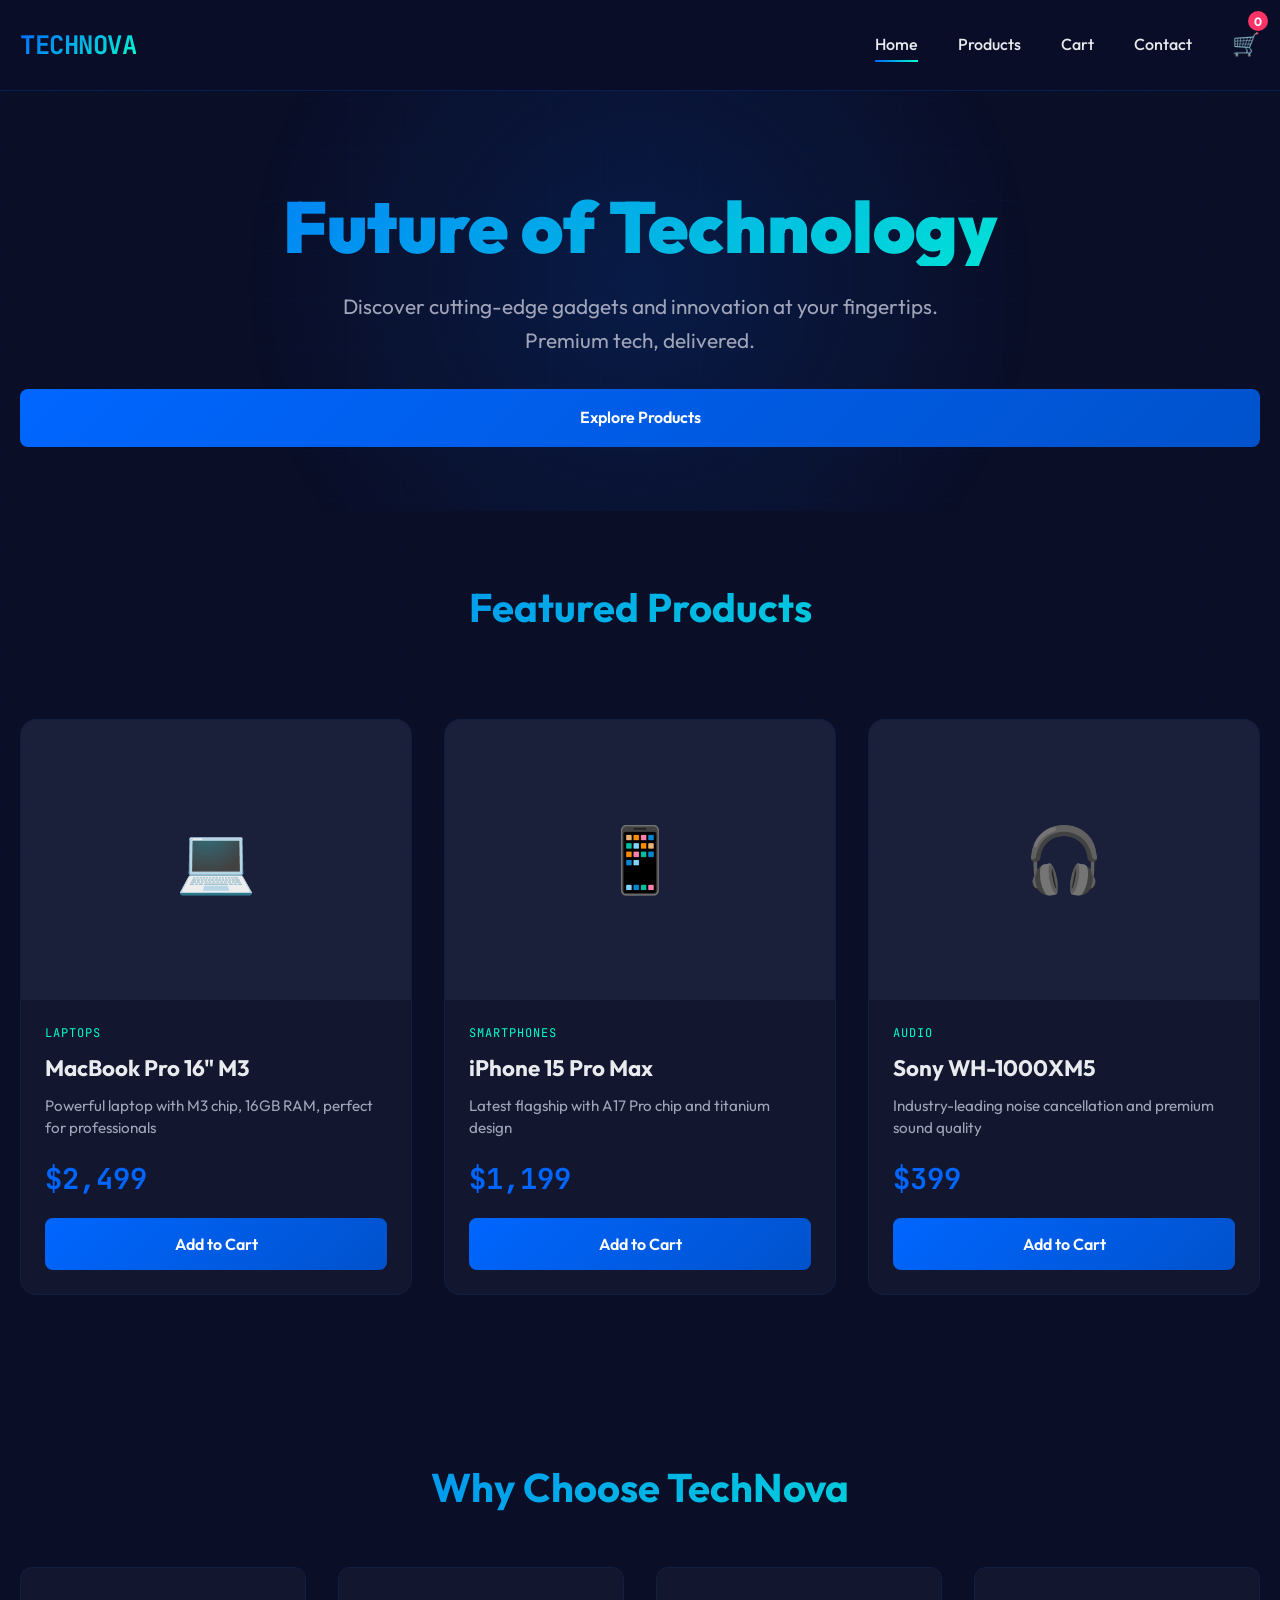
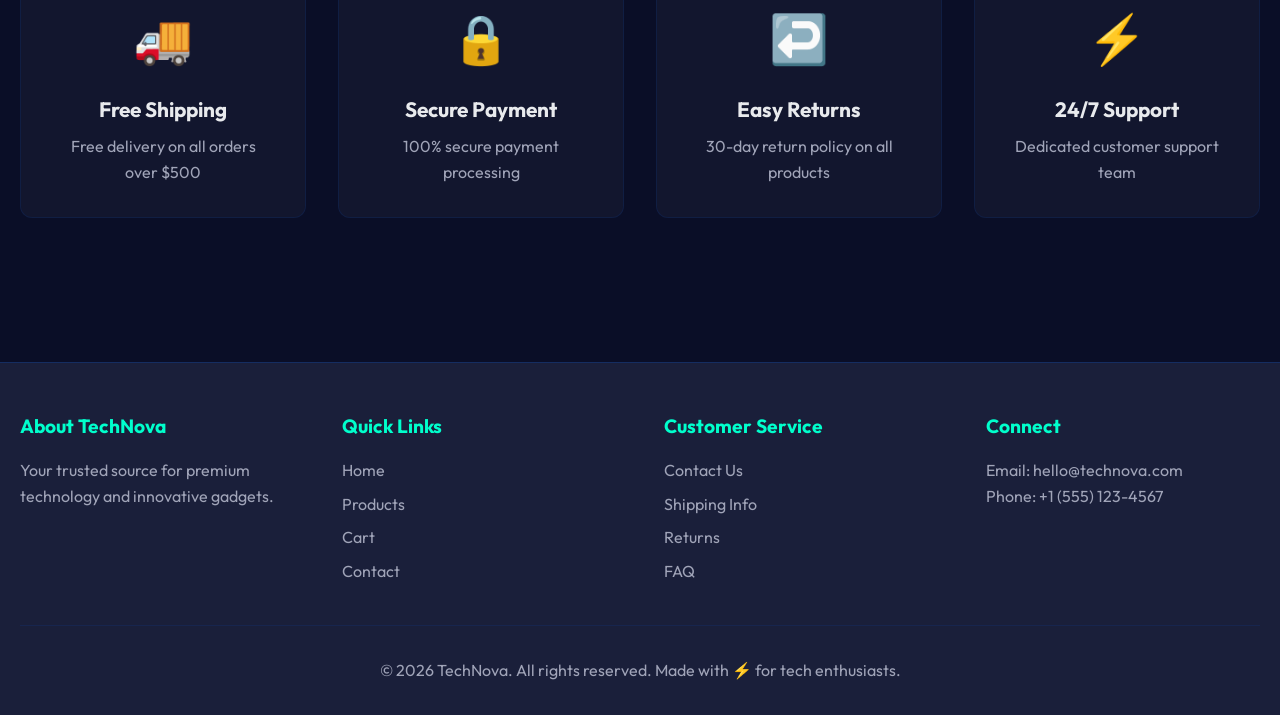
<file: index.html>
<!DOCTYPE html>
<html lang="en">
<head>
    <!-- Google tag (gtag.js) -->
<script async src="https://www.googletagmanager.com/gtag/js?id=AW-17908912388"></script>
<script>
  window.dataLayer = window.dataLayer || [];
  function gtag(){dataLayer.push(arguments);}
  gtag('js', new Date());

  gtag('config', 'AW-17908912388');
</script>
    <!-- Google Tag Manager -->
<script>(function(w,d,s,l,i){w[l]=w[l]||[];w[l].push({'gtm.start':
new Date().getTime(),event:'gtm.js'});var f=d.getElementsByTagName(s)[0],
j=d.createElement(s),dl=l!='dataLayer'?'&l='+l:'';j.async=true;j.src=
'https://www.googletagmanager.com/gtm.js?id='+i+dl;f.parentNode.insertBefore(j,f);
})(window,document,'script','dataLayer','GTM-W6J4ZGCX');</script>
<!-- End Google Tag Manager -->
    <!-- Google tag (gtag.js) -->
<script async src="https://www.googletagmanager.com/gtag/js?id=G-CGX05793YT"></script>
<script>
  window.dataLayer = window.dataLayer || [];
  function gtag(){dataLayer.push(arguments);}
  gtag('js', new Date());

  gtag('config', 'G-CGX05793YT');
</script>
    <meta charset="UTF-8">
    <meta name="viewport" content="width=device-width, initial-scale=1.0">
    <title>TechNova - Premium Tech Store</title>
    <link href="https://fonts.googleapis.com/css2?family=Outfit:wght@300;400;600;700;900&family=JetBrains+Mono:wght@400;700&display=swap" rel="stylesheet">
    <link rel="stylesheet" href="styles.css">
</head>
<body>
    <!-- Google Tag Manager (noscript) -->
<noscript><iframe src="https://www.googletagmanager.com/ns.html?id=GTM-W6J4ZGCX"
height="0" width="0" style="display:none;visibility:hidden"></iframe></noscript>
<!-- End Google Tag Manager (noscript) -->
    <!-- Navigation -->
    <nav>
        <div class="container">
            <div class="logo">TECHNOVA</div>
            <ul class="nav-links">
                <li><a href="index.html" class="active">Home</a></li>
                <li><a href="products.html">Products</a></li>
                <li><a href="cart.html">Cart</a></li>
                <li><a href="contact.html">Contact</a></li>
                <li>
                    <a href="cart.html" class="cart-icon">
                        🛒
                        <span class="cart-count" id="cartCount">0</span>
                    </a>
                </li>
            </ul>
        </div>
    </nav>

    <!-- Hero Section -->
    <section class="hero">
        <div class="container">
            <h1>Future of Technology</h1>
            <p>Discover cutting-edge gadgets and innovation at your fingertips. Premium tech, delivered.</p>
            <a href="products.html" class="btn btn-primary" style="display: inline-block; text-decoration: none;">Explore Products</a>
        </div>
    </section>

    <!-- Featured Products -->
    <section class="featured-section">
        <div class="container">
            <h2 class="section-title">Featured Products</h2>
            <div class="products-grid" id="featuredProducts">
                <!-- Featured products will be loaded here -->
            </div>
        </div>
    </section>

    <!-- Why Choose Us Section -->
    <section class="features-section">
        <div class="container">
            <h2 class="section-title">Why Choose TechNova</h2>
            <div class="features-grid">
                <div class="feature-card">
                    <div class="feature-icon">🚚</div>
                    <h3>Free Shipping</h3>
                    <p>Free delivery on all orders over $500</p>
                </div>
                <div class="feature-card">
                    <div class="feature-icon">🔒</div>
                    <h3>Secure Payment</h3>
                    <p>100% secure payment processing</p>
                </div>
                <div class="feature-card">
                    <div class="feature-icon">↩️</div>
                    <h3>Easy Returns</h3>
                    <p>30-day return policy on all products</p>
                </div>
                <div class="feature-card">
                    <div class="feature-icon">⚡</div>
                    <h3>24/7 Support</h3>
                    <p>Dedicated customer support team</p>
                </div>
            </div>
        </div>
    </section>

    <!-- Footer -->
    <footer>
        <div class="container">
            <div class="footer-content">
                <div class="footer-section">
                    <h4>About TechNova</h4>
                    <p style="color: var(--text-dim);">Your trusted source for premium technology and innovative gadgets.</p>
                </div>
                <div class="footer-section">
                    <h4>Quick Links</h4>
                    <ul>
                        <li><a href="index.html">Home</a></li>
                        <li><a href="products.html">Products</a></li>
                        <li><a href="cart.html">Cart</a></li>
                        <li><a href="contact.html">Contact</a></li>
                    </ul>
                </div>
                <div class="footer-section">
                    <h4>Customer Service</h4>
                    <ul>
                        <li><a href="contact.html">Contact Us</a></li>
                        <li><a href="#">Shipping Info</a></li>
                        <li><a href="#">Returns</a></li>
                        <li><a href="#">FAQ</a></li>
                    </ul>
                </div>
                <div class="footer-section">
                    <h4>Connect</h4>
                    <p style="color: var(--text-dim);">Email: hello@technova.com<br>Phone: +1 (555) 123-4567</p>
                </div>
            </div>
            <div class="footer-bottom">
                <p>&copy; 2026 TechNova. All rights reserved. Made with ⚡ for tech enthusiasts.</p>
            </div>
        </div>
    </footer>

    <script src="products.js"></script>
    <script src="cart.js"></script>
    <script>
        // Load featured products on home page
        document.addEventListener('DOMContentLoaded', function() {
            const featuredGrid = document.getElementById('featuredProducts');
            if (featuredGrid && typeof products !== 'undefined') {
                // Show first 3 products as featured
                const featured = products.slice(0, 3);
                featuredGrid.innerHTML = featured.map(product => `
                    <div class="product-card">
                        <div class="product-image">${product.icon}</div>
                        <div class="product-info">
                            <div class="product-category">${product.category}</div>
                            <h3 class="product-title">${product.name}</h3>
                            <p class="product-description">${product.description}</p>
                            <div class="product-price">$${product.price.toLocaleString()}</div>
                            <button class="btn btn-primary" onclick="addToCart(${product.id})">Add to Cart</button>
                        </div>
                    </div>
                `).join('');
            }
        });
    </script>
</body>
</html>
</file>
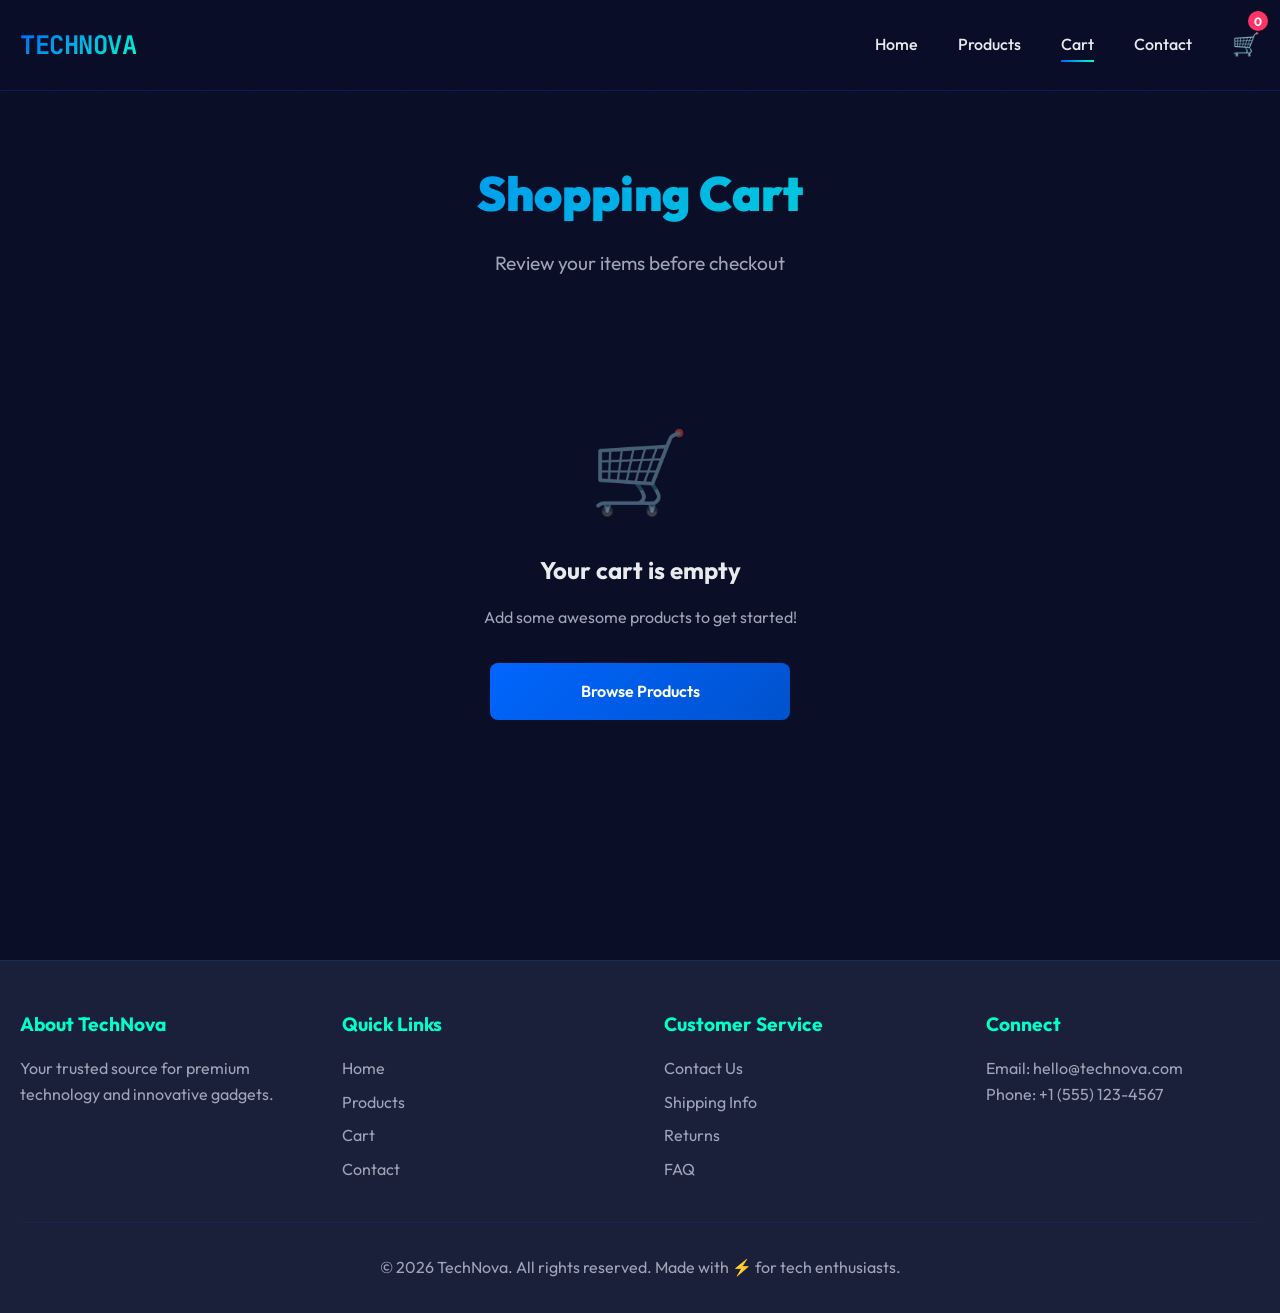
<file: cart.html>
<!DOCTYPE html>
<html lang="en">
<head>
    <!-- Google tag (gtag.js) -->
<script async src="https://www.googletagmanager.com/gtag/js?id=AW-17908912388"></script>
<script>
  window.dataLayer = window.dataLayer || [];
  function gtag(){dataLayer.push(arguments);}
  gtag('js', new Date());

  gtag('config', 'AW-17908912388');
</script>
    <!-- Google Tag Manager -->
<script>(function(w,d,s,l,i){w[l]=w[l]||[];w[l].push({'gtm.start':
new Date().getTime(),event:'gtm.js'});var f=d.getElementsByTagName(s)[0],
j=d.createElement(s),dl=l!='dataLayer'?'&l='+l:'';j.async=true;j.src=
'https://www.googletagmanager.com/gtm.js?id='+i+dl;f.parentNode.insertBefore(j,f);
})(window,document,'script','dataLayer','GTM-W6J4ZGCX');</script>
<!-- End Google Tag Manager -->
    <!-- Google tag (gtag.js) -->
<script async src="https://www.googletagmanager.com/gtag/js?id=G-CGX05793YT"></script>
<script>
  window.dataLayer = window.dataLayer || [];
  function gtag(){dataLayer.push(arguments);}
  gtag('js', new Date());

  gtag('config', 'G-CGX05793YT');
</script>
    <meta charset="UTF-8">
    <meta name="viewport" content="width=device-width, initial-scale=1.0">
    <title>Shopping Cart - TechNova</title>
    <link href="https://fonts.googleapis.com/css2?family=Outfit:wght@300;400;600;700;900&family=JetBrains+Mono:wght@400;700&display=swap" rel="stylesheet">
    <link rel="stylesheet" href="styles.css">
</head>
<body>
    <!-- Google Tag Manager (noscript) -->
<noscript><iframe src="https://www.googletagmanager.com/ns.html?id=GTM-W6J4ZGCX"
height="0" width="0" style="display:none;visibility:hidden"></iframe></noscript>
<!-- End Google Tag Manager (noscript) -->
    <!-- Navigation -->
    <nav>
        <div class="container">
            <div class="logo">TECHNOVA</div>
            <ul class="nav-links">
                <li><a href="index.html">Home</a></li>
                <li><a href="products.html">Products</a></li>
                <li><a href="cart.html" class="active">Cart</a></li>
                <li><a href="contact.html">Contact</a></li>
                <li>
                    <a href="cart.html" class="cart-icon">
                        🛒
                        <span class="cart-count" id="cartCount">0</span>
                    </a>
                </li>
            </ul>
        </div>
    </nav>

    <!-- Page Header -->
    <section class="page-header">
        <div class="container">
            <h1>Shopping Cart</h1>
            <p>Review your items before checkout</p>
        </div>
    </section>

    <!-- Cart Content -->
    <section class="cart-section">
        <div class="container">
            <div id="cartContent">
                <!-- Cart items will be loaded by JavaScript -->
            </div>
        </div>
    </section>

    <!-- Checkout Modal -->
    <div id="checkoutModal" class="modal">
        <div class="modal-content">
            <span class="close-modal">&times;</span>
            <h2 style="text-align: center; margin-bottom: 2rem;">Checkout</h2>
            
            <form id="checkoutForm">
                <div class="form-section">
                    <h3>// CONTACT INFORMATION</h3>
                    <div class="form-group">
                        <label for="email">Email Address *</label>
                        <input type="email" id="email" required>
                    </div>
                    <div class="form-row">
                        <div class="form-group">
                            <label for="firstName">First Name *</label>
                            <input type="text" id="firstName" required>
                        </div>
                        <div class="form-group">
                            <label for="lastName">Last Name *</label>
                            <input type="text" id="lastName" required>
                        </div>
                    </div>
                    <div class="form-group">
                        <label for="phone">Phone Number *</label>
                        <input type="tel" id="phone" required>
                    </div>
                </div>

                <div class="form-section">
                    <h3>// SHIPPING ADDRESS</h3>
                    <div class="form-group">
                        <label for="address">Street Address *</label>
                        <input type="text" id="address" required>
                    </div>
                    <div class="form-row">
                        <div class="form-group">
                            <label for="city">City *</label>
                            <input type="text" id="city" required>
                        </div>
                        <div class="form-group">
                            <label for="state">State/Province *</label>
                            <input type="text" id="state" required>
                        </div>
                    </div>
                    <div class="form-row">
                        <div class="form-group">
                            <label for="zip">ZIP/Postal Code *</label>
                            <input type="text" id="zip" required>
                        </div>
                        <div class="form-group">
                            <label for="country">Country *</label>
                            <select id="country" required>
                                <option value="">Select Country</option>
                                <option value="US">United States</option>
                                <option value="CA">Canada</option>
                                <option value="UK">United Kingdom</option>
                                <option value="AU">Australia</option>
                                <option value="IN">India</option>
                                <option value="OTHER">Other</option>
                            </select>
                        </div>
                    </div>
                </div>

                <div class="form-section">
                    <h3>// PAYMENT METHOD</h3>
                    <div class="form-group">
                        <label for="cardName">Cardholder Name *</label>
                        <input type="text" id="cardName" required>
                    </div>
                    <div class="form-group">
                        <label for="cardNumber">Card Number *</label>
                        <input type="text" id="cardNumber" placeholder="1234 5678 9012 3456" required>
                    </div>
                    <div class="form-row">
                        <div class="form-group">
                            <label for="expiry">Expiry Date *</label>
                            <input type="text" id="expiry" placeholder="MM/YY" required>
                        </div>
                        <div class="form-group">
                            <label for="cvv">CVV *</label>
                            <input type="text" id="cvv" placeholder="123" maxlength="3" required>
                        </div>
                    </div>
                </div>

                <div class="form-section">
                    <h3>// ORDER NOTES (Optional)</h3>
                    <div class="form-group">
                        <label for="notes">Additional Instructions</label>
                        <textarea id="notes" rows="4" placeholder="Any special delivery instructions..."></textarea>
                    </div>
                </div>

                <button type="submit" class="btn btn-primary">Complete Purchase</button>
            </form>
        </div>
    </div>

    <!-- Success Modal -->
    <div id="successModal" class="modal">
        <div class="modal-content">
            <div class="success-message">
                <div class="success-icon">✅</div>
                <h2>Order Confirmed!</h2>
                <p>Thank you for your purchase. Your order has been successfully placed.</p>
                <p style="font-family: 'JetBrains Mono', monospace; color: var(--primary); font-size: 1.2rem; margin: 1rem 0;">Order ID: #TN-<span id="orderId"></span></p>
                <button class="btn btn-primary" onclick="closeSuccessModal()">Continue Shopping</button>
            </div>
        </div>
    </div>

    <!-- Footer -->
    <footer>
        <div class="container">
            <div class="footer-content">
                <div class="footer-section">
                    <h4>About TechNova</h4>
                    <p style="color: var(--text-dim);">Your trusted source for premium technology and innovative gadgets.</p>
                </div>
                <div class="footer-section">
                    <h4>Quick Links</h4>
                    <ul>
                        <li><a href="index.html">Home</a></li>
                        <li><a href="products.html">Products</a></li>
                        <li><a href="cart.html">Cart</a></li>
                        <li><a href="contact.html">Contact</a></li>
                    </ul>
                </div>
                <div class="footer-section">
                    <h4>Customer Service</h4>
                    <ul>
                        <li><a href="contact.html">Contact Us</a></li>
                        <li><a href="#">Shipping Info</a></li>
                        <li><a href="#">Returns</a></li>
                        <li><a href="#">FAQ</a></li>
                    </ul>
                </div>
                <div class="footer-section">
                    <h4>Connect</h4>
                    <p style="color: var(--text-dim);">Email: hello@technova.com<br>Phone: +1 (555) 123-4567</p>
                </div>
            </div>
            <div class="footer-bottom">
                <p>&copy; 2026 TechNova. All rights reserved. Made with ⚡ for tech enthusiasts.</p>
            </div>
        </div>
    </footer>

    <script src="cart.js"></script>
    <script>
        // Render cart on page load
        renderCart();

        // Modal functionality
        const checkoutModal = document.getElementById('checkoutModal');
        const successModal = document.getElementById('successModal');
        const closeBtn = document.querySelector('.close-modal');

        window.openCheckoutModal = function() {
            checkoutModal.style.display = 'block';
            document.body.style.overflow = 'hidden';
        }

        closeBtn.onclick = function() {
            checkoutModal.style.display = 'none';
            document.body.style.overflow = 'auto';
        }

        window.onclick = function(event) {
            if (event.target == checkoutModal) {
                checkoutModal.style.display = 'none';
                document.body.style.overflow = 'auto';
            }
        }

        // Handle checkout form
        document.getElementById('checkoutForm').addEventListener('submit', function(e) {
            e.preventDefault();
            
            // Generate order ID
            const orderId = Math.floor(100000 + Math.random() * 900000);
            document.getElementById('orderId').textContent = orderId;
            
            // Close checkout modal
            checkoutModal.style.display = 'none';
            
            // Show success modal
            successModal.style.display = 'block';
            
            // Clear cart
            localStorage.removeItem('cart');
        });

        window.closeSuccessModal = function() {
            successModal.style.display = 'none';
            document.body.style.overflow = 'auto';
            window.location.href = 'index.html';
        }
    </script>
</body>
</html>
</file>
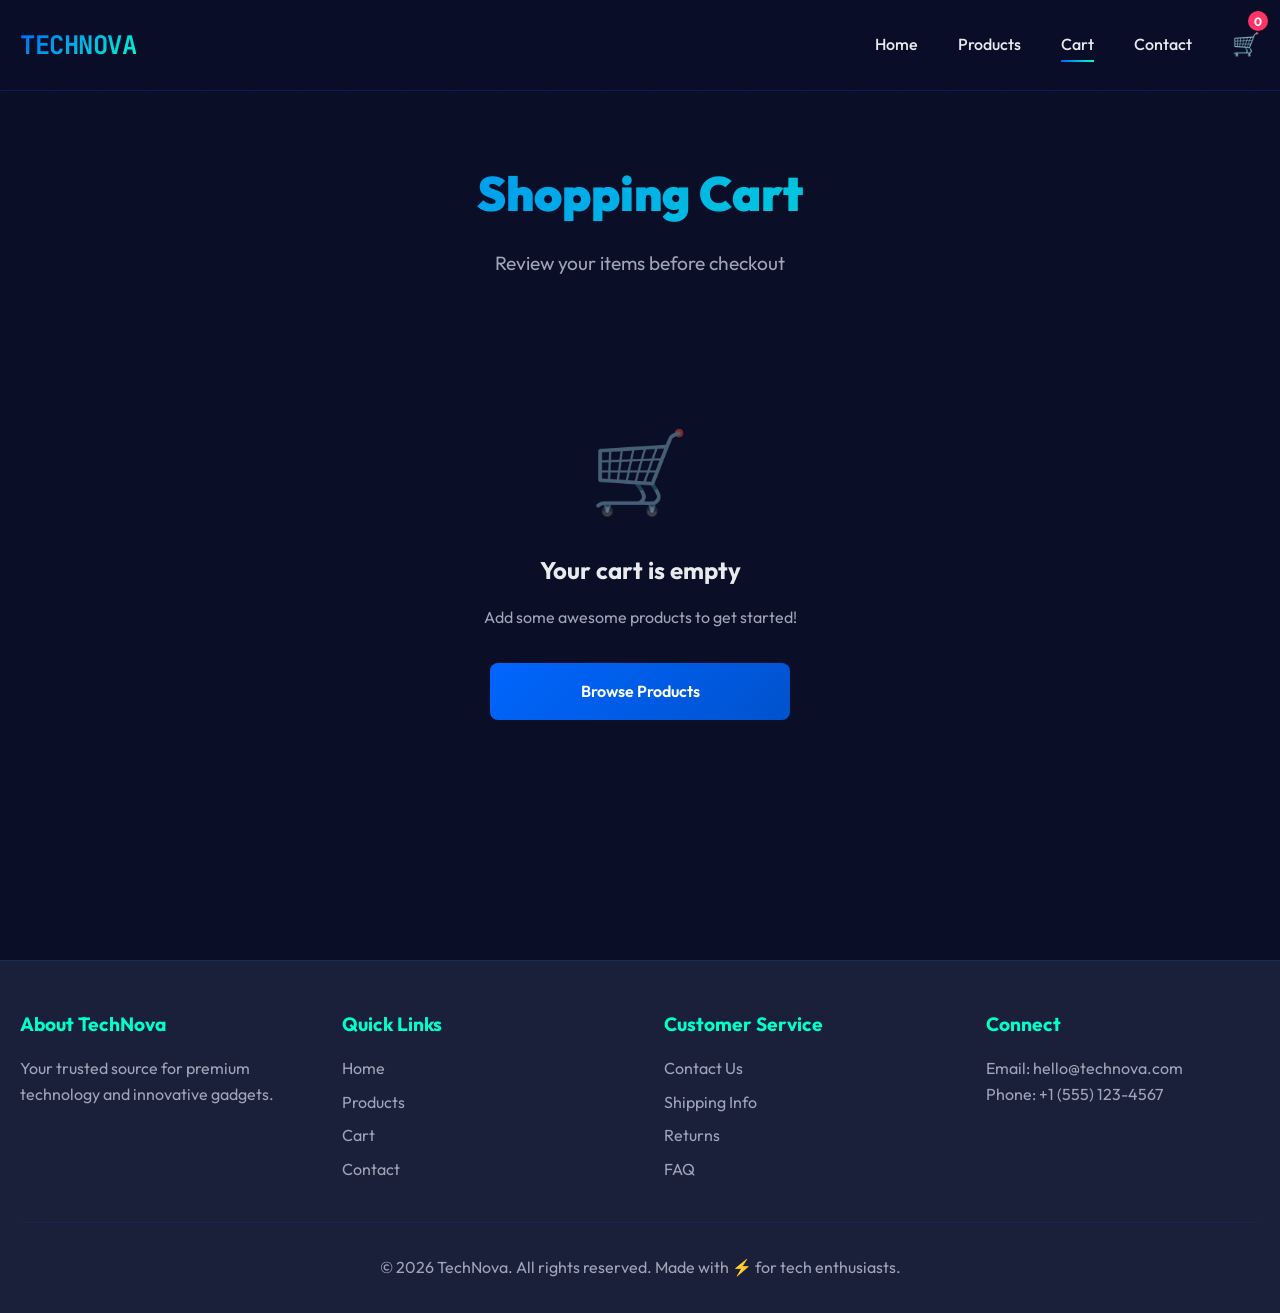
<file: checkout.html>
<!DOCTYPE html>
<html lang="en">
<head>
    <!-- Google tag (gtag.js) -->
<script async src="https://www.googletagmanager.com/gtag/js?id=AW-17908912388"></script>
<script>
  window.dataLayer = window.dataLayer || [];
  function gtag(){dataLayer.push(arguments);}
  gtag('js', new Date());

  gtag('config', 'AW-17908912388');
</script>
    <!-- Google Tag Manager -->
<script>(function(w,d,s,l,i){w[l]=w[l]||[];w[l].push({'gtm.start':
new Date().getTime(),event:'gtm.js'});var f=d.getElementsByTagName(s)[0],
j=d.createElement(s),dl=l!='dataLayer'?'&l='+l:'';j.async=true;j.src=
'https://www.googletagmanager.com/gtm.js?id='+i+dl;f.parentNode.insertBefore(j,f);
})(window,document,'script','dataLayer','GTM-W6J4ZGCX');</script>
<!-- End Google Tag Manager -->
    <!-- Google tag (gtag.js) -->
<script async src="https://www.googletagmanager.com/gtag/js?id=G-CGX05793YT"></script>
<script>
  window.dataLayer = window.dataLayer || [];
  function gtag(){dataLayer.push(arguments);}
  gtag('js', new Date());

  gtag('config', 'G-CGX05793YT');
</script>
    <meta charset="UTF-8">
    <meta name="viewport" content="width=device-width, initial-scale=1.0">
    <title>Checkout - TechNova</title>
    <link href="https://fonts.googleapis.com/css2?family=Outfit:wght@300;400;600;700;900&family=JetBrains+Mono:wght@400;700&display=swap" rel="stylesheet">
    <link rel="stylesheet" href="styles.css">
</head>
<body>
    <!-- Google Tag Manager (noscript) -->
<noscript><iframe src="https://www.googletagmanager.com/ns.html?id=GTM-W6J4ZGCX"
height="0" width="0" style="display:none;visibility:hidden"></iframe></noscript>
<!-- End Google Tag Manager (noscript) -->
    <!-- Navigation -->
    <nav>
        <div class="container">
            <div class="logo">TECHNOVA</div>
            <ul class="nav-links">
                <li><a href="index.html">Home</a></li>
                <li><a href="products.html">Products</a></li>
                <li><a href="cart.html">Cart</a></li>
                <li><a href="contact.html">Contact</a></li>
                <li>
                    <a href="cart.html" class="cart-icon">
                        🛒
                        <span class="cart-count" id="cartCount">0</span>
                    </a>
                </li>
            </ul>
        </div>
    </nav>

    <!-- Page Header -->
    <section class="page-header">
        <div class="container">
            <h1>Checkout</h1>
            <p>Complete your purchase securely</p>
        </div>
    </section>

    <!-- Checkout Content -->
    <section class="checkout-section">
        <div class="container">
            <div class="checkout-grid">
                <!-- Checkout Form -->
                <div class="checkout-form-container">
                    <form id="checkoutForm">
                        <div class="form-section">
                            <h3>// CONTACT INFORMATION</h3>
                            <div class="form-group">
                                <label for="email">Email Address *</label>
                                <input type="email" id="email" name="email" required placeholder="you@example.com">
                            </div>
                            <div class="form-row">
                                <div class="form-group">
                                    <label for="firstName">First Name *</label>
                                    <input type="text" id="firstName" name="firstName" required placeholder="John">
                                </div>
                                <div class="form-group">
                                    <label for="lastName">Last Name *</label>
                                    <input type="text" id="lastName" name="lastName" required placeholder="Doe">
                                </div>
                            </div>
                            <div class="form-group">
                                <label for="phone">Phone Number *</label>
                                <input type="tel" id="phone" name="phone" required placeholder="+1 (555) 123-4567">
                            </div>
                        </div>

                        <div class="form-section">
                            <h3>// SHIPPING ADDRESS</h3>
                            <div class="form-group">
                                <label for="address">Street Address *</label>
                                <input type="text" id="address" name="address" required placeholder="123 Main Street">
                            </div>
                            <div class="form-group">
                                <label for="apartment">Apartment, Suite, etc. (Optional)</label>
                                <input type="text" id="apartment" name="apartment" placeholder="Apt 4B">
                            </div>
                            <div class="form-row">
                                <div class="form-group">
                                    <label for="city">City *</label>
                                    <input type="text" id="city" name="city" required placeholder="San Francisco">
                                </div>
                                <div class="form-group">
                                    <label for="state">State/Province *</label>
                                    <input type="text" id="state" name="state" required placeholder="CA">
                                </div>
                            </div>
                            <div class="form-row">
                                <div class="form-group">
                                    <label for="zip">ZIP/Postal Code *</label>
                                    <input type="text" id="zip" name="zip" required placeholder="94105">
                                </div>
                                <div class="form-group">
                                    <label for="country">Country *</label>
                                    <select id="country" name="country" required>
                                        <option value="">Select Country</option>
                                        <option value="US">United States</option>
                                        <option value="CA">Canada</option>
                                        <option value="UK">United Kingdom</option>
                                        <option value="AU">Australia</option>
                                        <option value="IN">India</option>
                                        <option value="DE">Germany</option>
                                        <option value="FR">France</option>
                                        <option value="JP">Japan</option>
                                        <option value="OTHER">Other</option>
                                    </select>
                                </div>
                            </div>
                        </div>

                        <div class="form-section">
                            <h3>// PAYMENT METHOD</h3>
                            <div class="payment-methods">
                                <label class="payment-option">
                                    <input type="radio" name="paymentMethod" value="card" checked>
                                    <span>💳 Credit/Debit Card</span>
                                </label>
                                <label class="payment-option">
                                    <input type="radio" name="paymentMethod" value="paypal">
                                    <span>🅿️ PayPal</span>
                                </label>
                            </div>
                            <div id="cardDetails">
                                <div class="form-group">
                                    <label for="cardName">Cardholder Name *</label>
                                    <input type="text" id="cardName" name="cardName" required placeholder="John Doe">
                                </div>
                                <div class="form-group">
                                    <label for="cardNumber">Card Number *</label>
                                    <input type="text" id="cardNumber" name="cardNumber" required placeholder="1234 5678 9012 3456" maxlength="19">
                                </div>
                                <div class="form-row">
                                    <div class="form-group">
                                        <label for="expiry">Expiry Date *</label>
                                        <input type="text" id="expiry" name="expiry" required placeholder="MM/YY" maxlength="5">
                                    </div>
                                    <div class="form-group">
                                        <label for="cvv">CVV *</label>
                                        <input type="text" id="cvv" name="cvv" required placeholder="123" maxlength="4">
                                    </div>
                                </div>
                            </div>
                        </div>

                        <div class="form-section">
                            <h3>// ORDER NOTES (Optional)</h3>
                            <div class="form-group">
                                <label for="notes">Additional Instructions</label>
                                <textarea id="notes" name="notes" rows="4" placeholder="Any special delivery instructions..."></textarea>
                            </div>
                        </div>

                        <button type="submit" class="btn btn-primary btn-purchase">
                            🔒 Complete Purchase
                        </button>
                    </form>
                </div>

                <!-- Order Summary Sidebar -->
                <div class="order-summary-sidebar">
                    <div class="order-summary-sticky">
                        <h3>Order Summary</h3>
                        <div id="checkoutItems" class="checkout-items">
                            <!-- Items will be loaded here -->
                        </div>
                        <div class="summary-totals" id="summaryTotals">
                            <!-- Totals will be loaded here -->
                        </div>
                    </div>
                </div>
            </div>
        </div>
    </section>

    <!-- Success Modal -->
    <div id="successModal" class="modal">
        <div class="modal-content">
            <div class="success-message">
                <div class="success-icon">✅</div>
                <h2>Order Confirmed!</h2>
                <p>Thank you for your purchase!</p>
                <div class="order-details">
                    <p><strong>Order ID:</strong> <span style="font-family: 'JetBrains Mono', monospace; color: var(--primary);">#TN-<span id="orderId"></span></span></p>
                    <p><strong>Email:</strong> <span id="confirmEmail"></span></p>
                    <p style="margin-top: 1rem; color: var(--text-dim);">A confirmation email has been sent to your email address with order details and tracking information.</p>
                </div>
                <div class="success-actions">
                    <a href="products.html" class="btn btn-secondary" style="text-decoration: none;">Continue Shopping</a>
                    <a href="index.html" class="btn btn-primary" style="text-decoration: none;">Back to Home</a>
                </div>
            </div>
        </div>
    </div>

    <!-- Footer -->
    <footer>
        <div class="container">
            <div class="footer-content">
                <div class="footer-section">
                    <h4>About TechNova</h4>
                    <p style="color: var(--text-dim);">Your trusted source for premium technology and innovative gadgets.</p>
                </div>
                <div class="footer-section">
                    <h4>Quick Links</h4>
                    <ul>
                        <li><a href="index.html">Home</a></li>
                        <li><a href="products.html">Products</a></li>
                        <li><a href="cart.html">Cart</a></li>
                        <li><a href="contact.html">Contact</a></li>
                    </ul>
                </div>
                <div class="footer-section">
                    <h4>Customer Service</h4>
                    <ul>
                        <li><a href="contact.html">Contact Us</a></li>
                        <li><a href="#">Shipping Info</a></li>
                        <li><a href="#">Returns</a></li>
                        <li><a href="#">FAQ</a></li>
                    </ul>
                </div>
                <div class="footer-section">
                    <h4>Connect</h4>
                    <p style="color: var(--text-dim);">Email: hello@technova.com<br>Phone: +1 (555) 123-4567</p>
                </div>
            </div>
            <div class="footer-bottom">
                <p>&copy; 2026 TechNova. All rights reserved. Made with ⚡ for tech enthusiasts.</p>
            </div>
        </div>
    </footer>

    <script src="cart.js"></script>
    <script src="checkout.js"></script>
</body>
</html>
</file>
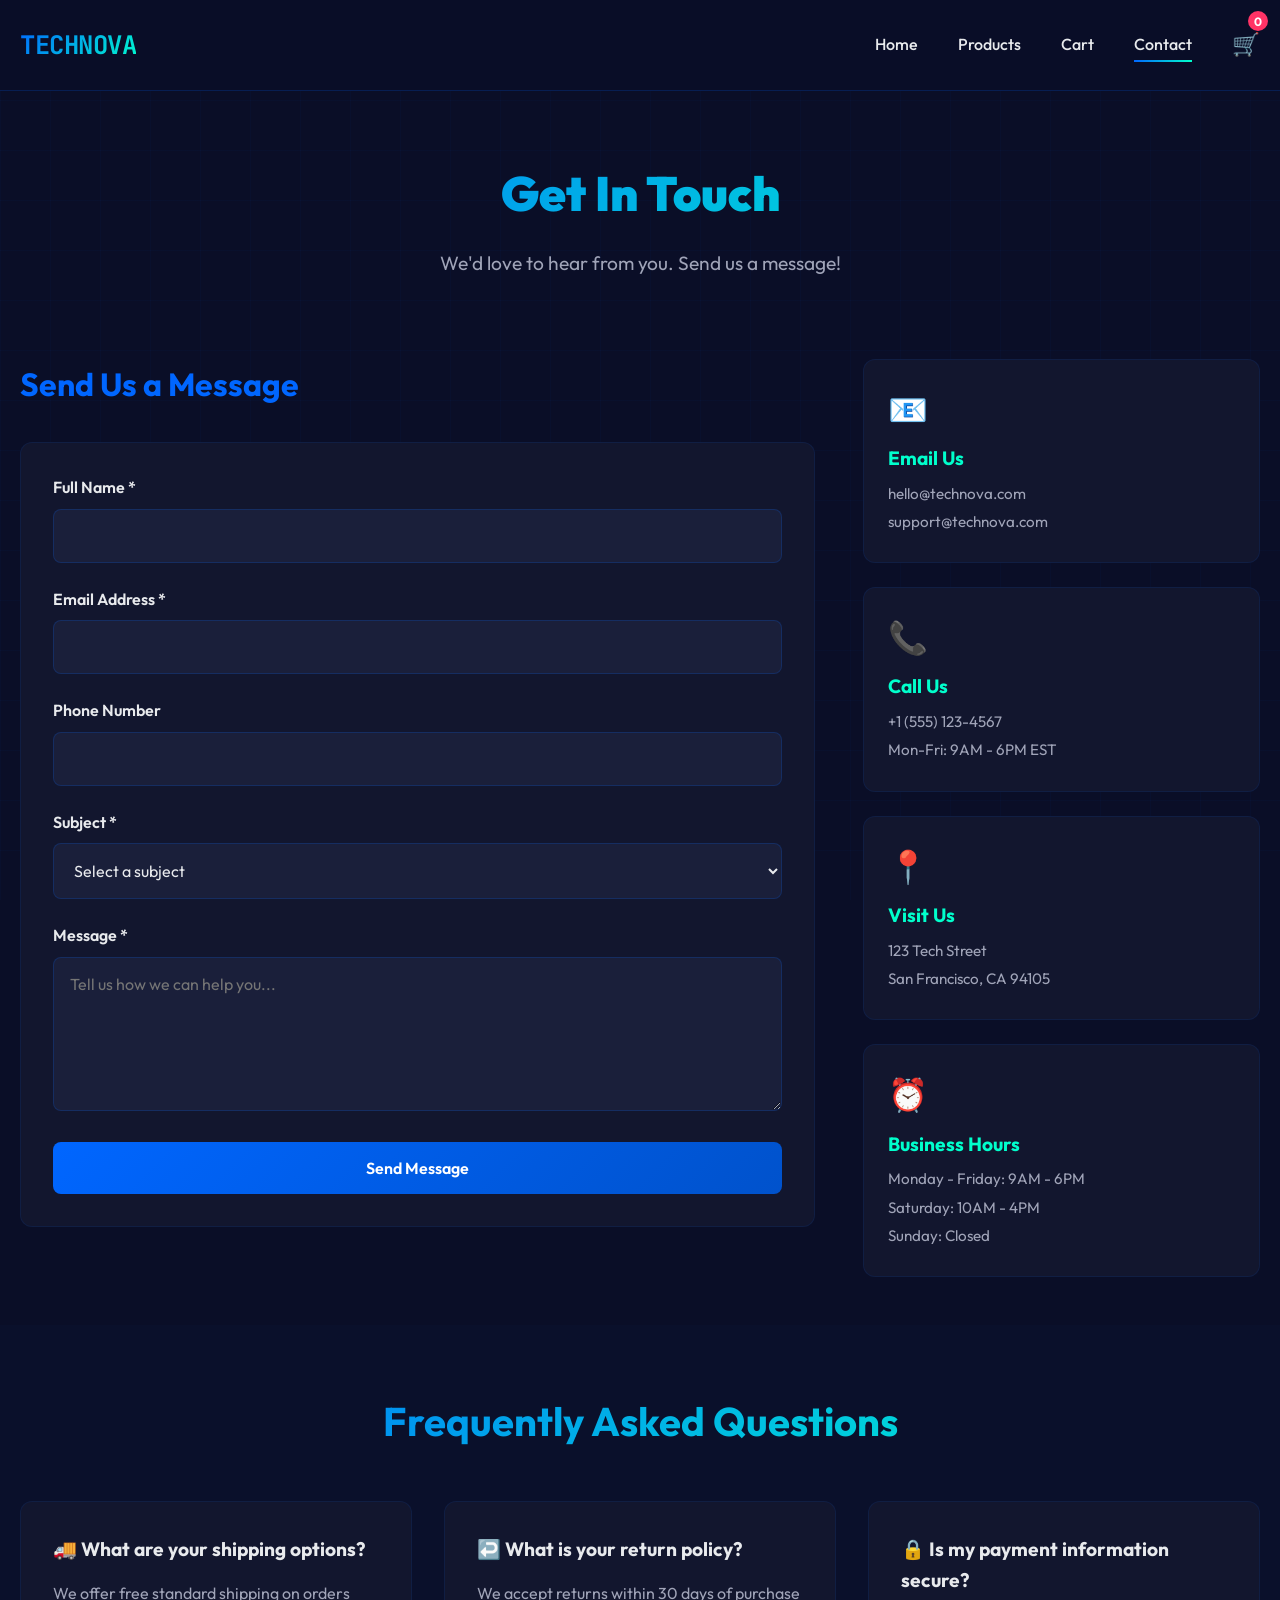
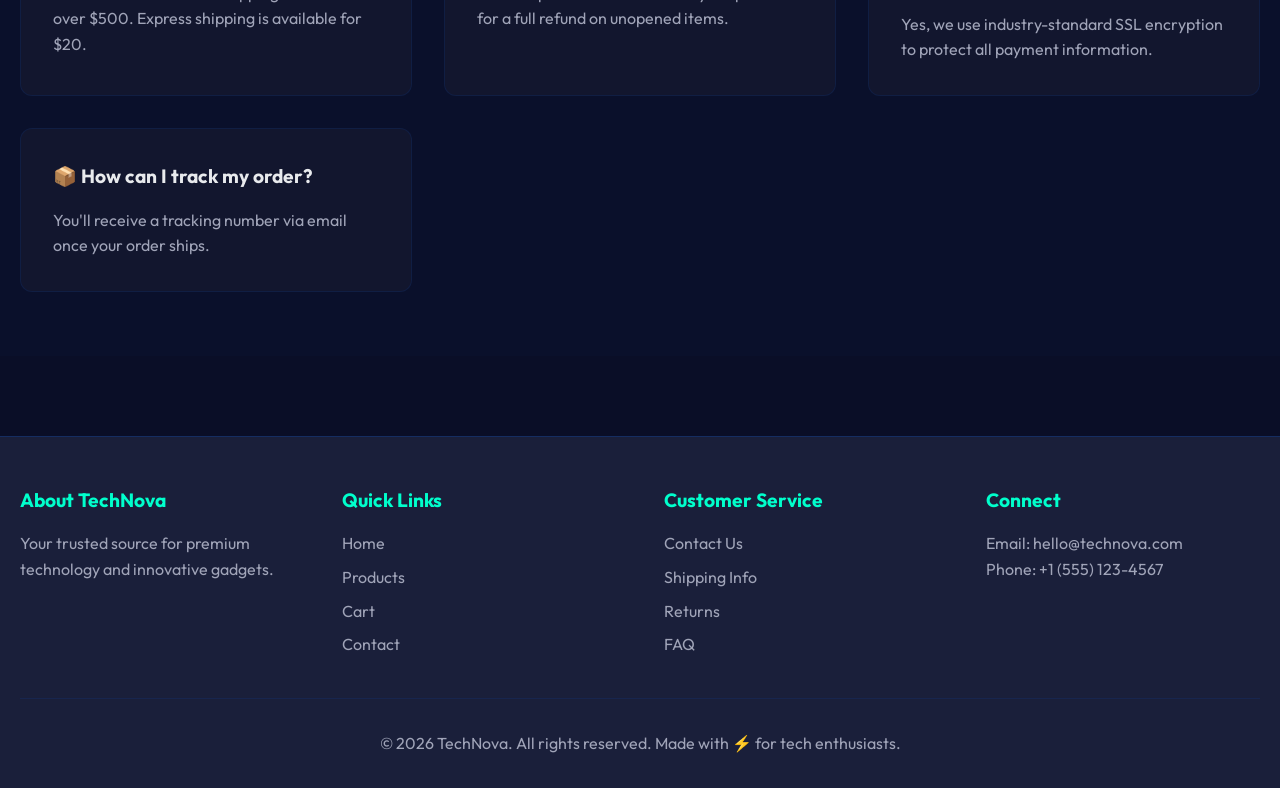
<file: contact.html>
<!DOCTYPE html>
<html lang="en">
<head>
    <!-- Google tag (gtag.js) -->
<script async src="https://www.googletagmanager.com/gtag/js?id=AW-17908912388"></script>
<script>
  window.dataLayer = window.dataLayer || [];
  function gtag(){dataLayer.push(arguments);}
  gtag('js', new Date());

  gtag('config', 'AW-17908912388');
</script>
    <!-- Google Tag Manager -->
<script>(function(w,d,s,l,i){w[l]=w[l]||[];w[l].push({'gtm.start':
new Date().getTime(),event:'gtm.js'});var f=d.getElementsByTagName(s)[0],
j=d.createElement(s),dl=l!='dataLayer'?'&l='+l:'';j.async=true;j.src=
'https://www.googletagmanager.com/gtm.js?id='+i+dl;f.parentNode.insertBefore(j,f);
})(window,document,'script','dataLayer','GTM-W6J4ZGCX');</script>
<!-- End Google Tag Manager -->
    <!-- Google tag (gtag.js) -->
<script async src="https://www.googletagmanager.com/gtag/js?id=G-CGX05793YT"></script>
<script>
  window.dataLayer = window.dataLayer || [];
  function gtag(){dataLayer.push(arguments);}
  gtag('js', new Date());

  gtag('config', 'G-CGX05793YT');
</script>
    <meta charset="UTF-8">
    <meta name="viewport" content="width=device-width, initial-scale=1.0">
    <title>Contact Us - TechNova</title>
    <link href="https://fonts.googleapis.com/css2?family=Outfit:wght@300;400;600;700;900&family=JetBrains+Mono:wght@400;700&display=swap" rel="stylesheet">
    <link rel="stylesheet" href="styles.css">
</head>
<body>
    <!-- Google Tag Manager (noscript) -->
<noscript><iframe src="https://www.googletagmanager.com/ns.html?id=GTM-W6J4ZGCX"
height="0" width="0" style="display:none;visibility:hidden"></iframe></noscript>
<!-- End Google Tag Manager (noscript) -->
    <!-- Navigation -->
    <nav>
        <div class="container">
            <div class="logo">TECHNOVA</div>
            <ul class="nav-links">
                <li><a href="index.html">Home</a></li>
                <li><a href="products.html">Products</a></li>
                <li><a href="cart.html">Cart</a></li>
                <li><a href="contact.html" class="active">Contact</a></li>
                <li>
                    <a href="cart.html" class="cart-icon">
                        🛒
                        <span class="cart-count" id="cartCount">0</span>
                    </a>
                </li>
            </ul>
        </div>
    </nav>

    <!-- Page Header -->
    <section class="page-header">
        <div class="container">
            <h1>Get In Touch</h1>
            <p>We'd love to hear from you. Send us a message!</p>
        </div>
    </section>

    <!-- Contact Section -->
    <section class="contact-section">
        <div class="container">
            <div class="contact-grid">
                <!-- Contact Form -->
                <div class="contact-form-container">
                    <h2>Send Us a Message</h2>
                    <form id="contactForm" class="contact-form">
                        <div class="form-group">
                            <label for="name">Full Name *</label>
                            <input type="text" id="name" name="name" required>
                        </div>
                        
                        <div class="form-group">
                            <label for="email">Email Address *</label>
                            <input type="email" id="email" name="email" required>
                        </div>
                        
                        <div class="form-group">
                            <label for="phone">Phone Number</label>
                            <input type="tel" id="phone" name="phone">
                        </div>
                        
                        <div class="form-group">
                            <label for="subject">Subject *</label>
                            <select id="subject" name="subject" required>
                                <option value="">Select a subject</option>
                                <option value="general">General Inquiry</option>
                                <option value="support">Technical Support</option>
                                <option value="sales">Sales Question</option>
                                <option value="returns">Returns & Refunds</option>
                                <option value="feedback">Feedback</option>
                                <option value="other">Other</option>
                            </select>
                        </div>
                        
                        <div class="form-group">
                            <label for="message">Message *</label>
                            <textarea id="message" name="message" rows="6" required placeholder="Tell us how we can help you..."></textarea>
                        </div>
                        
                        <button type="submit" class="btn btn-primary">Send Message</button>
                    </form>
                    
                    <div id="formSuccess" class="form-success" style="display: none;">
                        <div class="success-icon">✅</div>
                        <h3>Message Sent Successfully!</h3>
                        <p>Thank you for contacting us. We'll get back to you within 24 hours.</p>
                    </div>
                </div>

                <!-- Contact Info -->
                <div class="contact-info">
                    <div class="info-card">
                        <div class="info-icon">📧</div>
                        <h3>Email Us</h3>
                        <p>hello@technova.com</p>
                        <p>support@technova.com</p>
                    </div>
                    
                    <div class="info-card">
                        <div class="info-icon">📞</div>
                        <h3>Call Us</h3>
                        <p>+1 (555) 123-4567</p>
                        <p>Mon-Fri: 9AM - 6PM EST</p>
                    </div>
                    
                    <div class="info-card">
                        <div class="info-icon">📍</div>
                        <h3>Visit Us</h3>
                        <p>123 Tech Street</p>
                        <p>San Francisco, CA 94105</p>
                    </div>
                    
                    <div class="info-card">
                        <div class="info-icon">⏰</div>
                        <h3>Business Hours</h3>
                        <p>Monday - Friday: 9AM - 6PM</p>
                        <p>Saturday: 10AM - 4PM</p>
                        <p>Sunday: Closed</p>
                    </div>
                </div>
            </div>
        </div>
    </section>

    <!-- FAQ Section -->
    <section class="faq-section">
        <div class="container">
            <h2 class="section-title">Frequently Asked Questions</h2>
            <div class="faq-grid">
                <div class="faq-item">
                    <h3>🚚 What are your shipping options?</h3>
                    <p>We offer free standard shipping on orders over $500. Express shipping is available for $20.</p>
                </div>
                <div class="faq-item">
                    <h3>↩️ What is your return policy?</h3>
                    <p>We accept returns within 30 days of purchase for a full refund on unopened items.</p>
                </div>
                <div class="faq-item">
                    <h3>🔒 Is my payment information secure?</h3>
                    <p>Yes, we use industry-standard SSL encryption to protect all payment information.</p>
                </div>
                <div class="faq-item">
                    <h3>📦 How can I track my order?</h3>
                    <p>You'll receive a tracking number via email once your order ships.</p>
                </div>
            </div>
        </div>
    </section>

    <!-- Footer -->
    <footer>
        <div class="container">
            <div class="footer-content">
                <div class="footer-section">
                    <h4>About TechNova</h4>
                    <p style="color: var(--text-dim);">Your trusted source for premium technology and innovative gadgets.</p>
                </div>
                <div class="footer-section">
                    <h4>Quick Links</h4>
                    <ul>
                        <li><a href="index.html">Home</a></li>
                        <li><a href="products.html">Products</a></li>
                        <li><a href="cart.html">Cart</a></li>
                        <li><a href="contact.html">Contact</a></li>
                    </ul>
                </div>
                <div class="footer-section">
                    <h4>Customer Service</h4>
                    <ul>
                        <li><a href="contact.html">Contact Us</a></li>
                        <li><a href="#">Shipping Info</a></li>
                        <li><a href="#">Returns</a></li>
                        <li><a href="#">FAQ</a></li>
                    </ul>
                </div>
                <div class="footer-section">
                    <h4>Connect</h4>
                    <p style="color: var(--text-dim);">Email: hello@technova.com<br>Phone: +1 (555) 123-4567</p>
                </div>
            </div>
            <div class="footer-bottom">
                <p>&copy; 2026 TechNova. All rights reserved. Made with ⚡ for tech enthusiasts.</p>
            </div>
        </div>
    </footer>

    <script src="cart.js"></script>
    <script>
        // Handle contact form submission
        document.getElementById('contactForm').addEventListener('submit', function(e) {
            e.preventDefault();
            
            // Get form values
            const formData = {
                name: document.getElementById('name').value,
                email: document.getElementById('email').value,
                phone: document.getElementById('phone').value,
                subject: document.getElementById('subject').value,
                message: document.getElementById('message').value
            };
            
            // In a real application, you would send this data to a server
            console.log('Form submitted:', formData);
            
            // Hide form and show success message
            document.querySelector('.contact-form').style.display = 'none';
            document.getElementById('formSuccess').style.display = 'block';
            
            // Reset form after 5 seconds and show it again
            setTimeout(function() {
                document.getElementById('contactForm').reset();
                document.querySelector('.contact-form').style.display = 'block';
                document.getElementById('formSuccess').style.display = 'none';
            }, 5000);
        });
    </script>
</body>
</html>
</file>
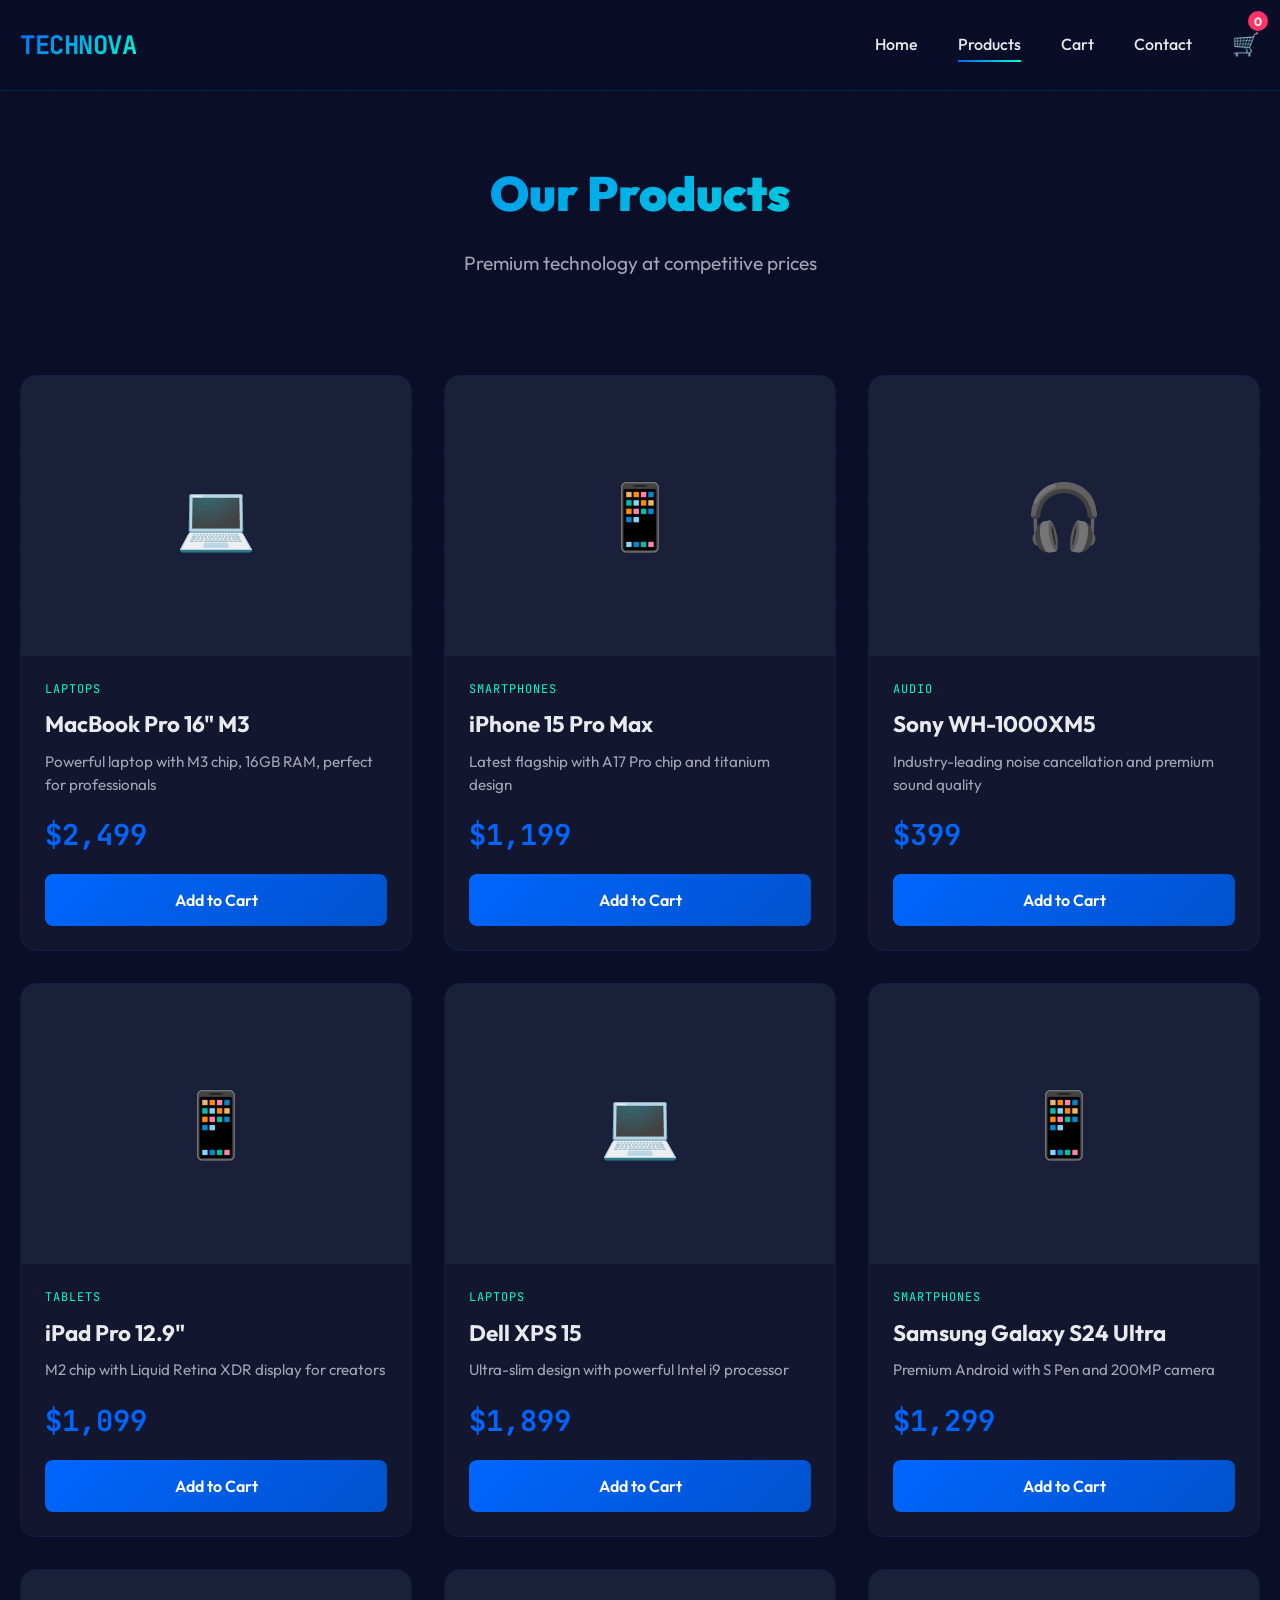
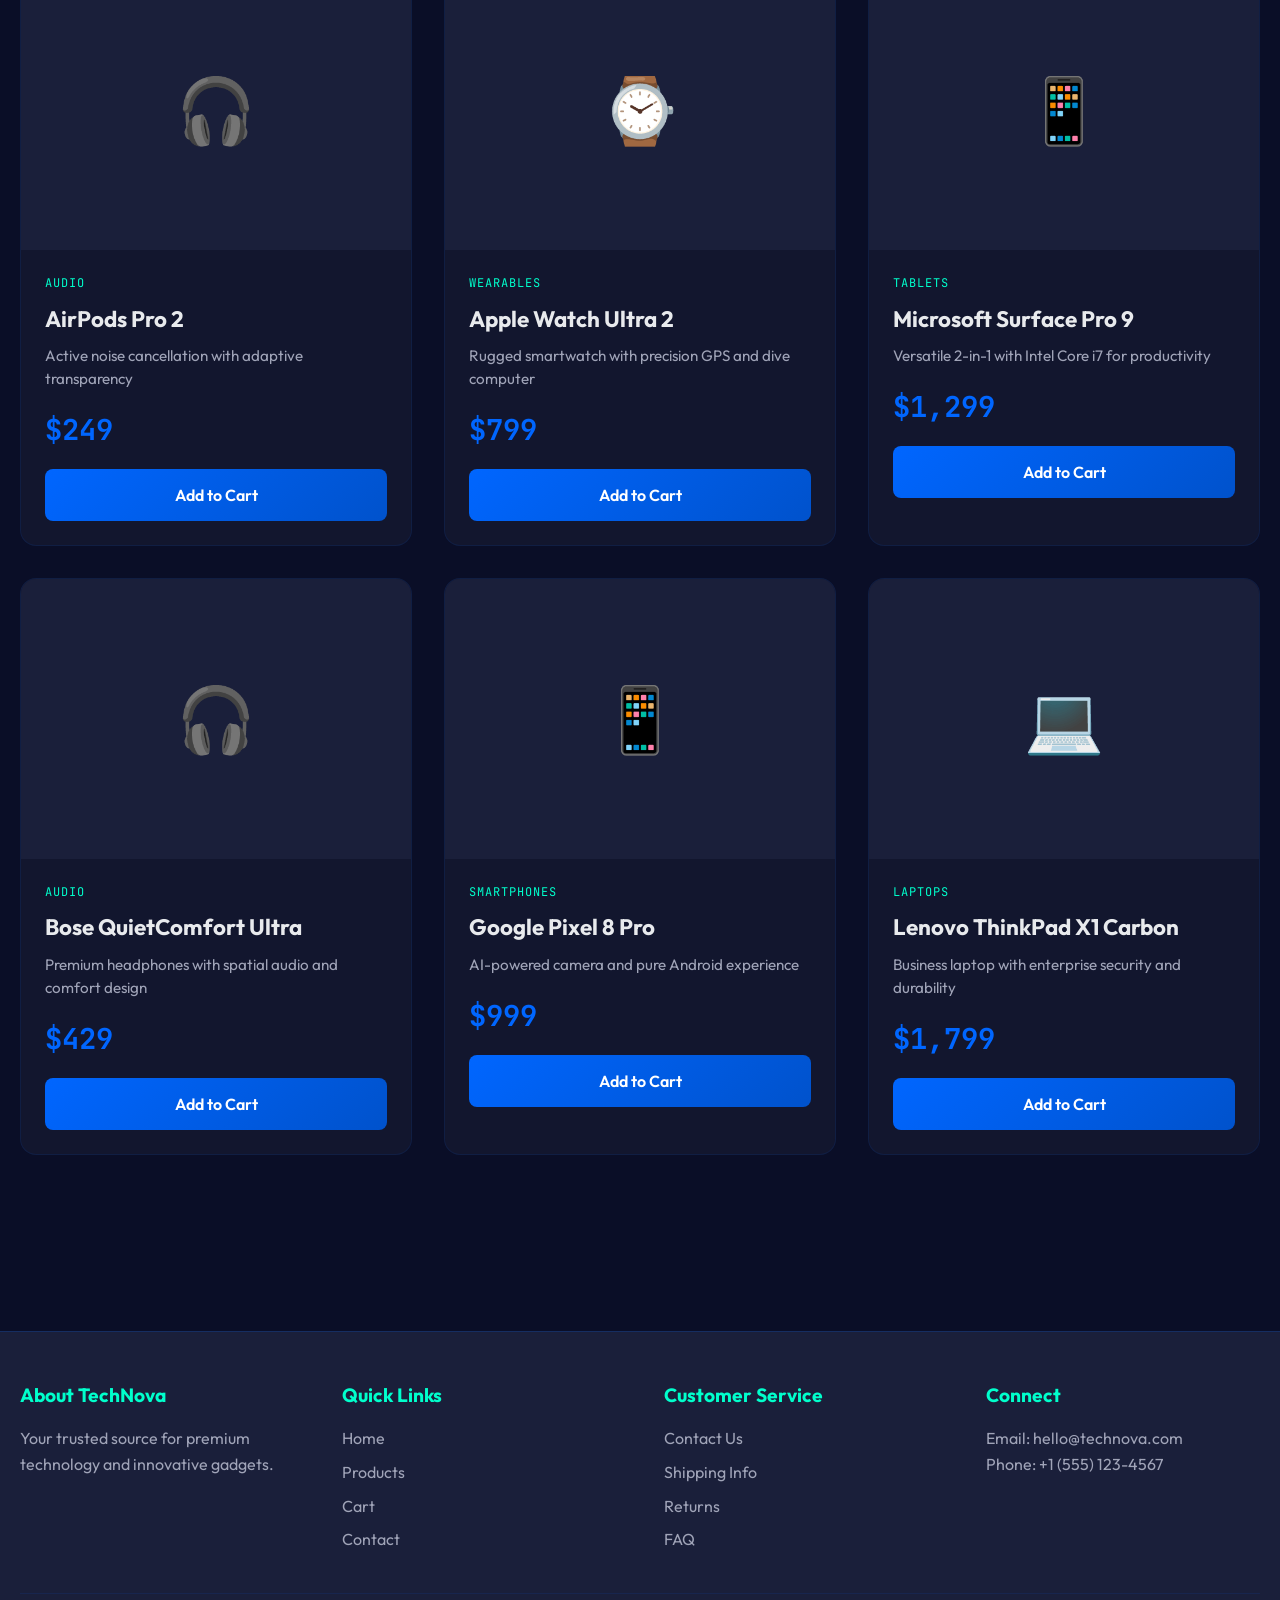
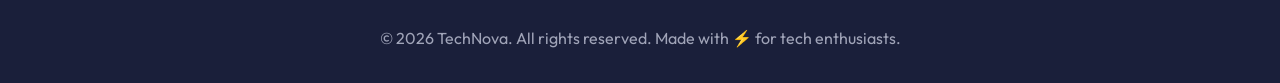
<file: products.html>
<!DOCTYPE html>
<html lang="en">
<head>
    <!-- Google tag (gtag.js) -->
<script async src="https://www.googletagmanager.com/gtag/js?id=AW-17908912388"></script>
<script>
  window.dataLayer = window.dataLayer || [];
  function gtag(){dataLayer.push(arguments);}
  gtag('js', new Date());

  gtag('config', 'AW-17908912388');
</script>
    <!-- Google Tag Manager -->
<script>(function(w,d,s,l,i){w[l]=w[l]||[];w[l].push({'gtm.start':
new Date().getTime(),event:'gtm.js'});var f=d.getElementsByTagName(s)[0],
j=d.createElement(s),dl=l!='dataLayer'?'&l='+l:'';j.async=true;j.src=
'https://www.googletagmanager.com/gtm.js?id='+i+dl;f.parentNode.insertBefore(j,f);
})(window,document,'script','dataLayer','GTM-W6J4ZGCX');</script>
<!-- End Google Tag Manager -->
    <!-- Google tag (gtag.js) -->
<script async src="https://www.googletagmanager.com/gtag/js?id=G-CGX05793YT"></script>
<script>
  window.dataLayer = window.dataLayer || [];
  function gtag(){dataLayer.push(arguments);}
  gtag('js', new Date());

  gtag('config', 'G-CGX05793YT');
</script>
    <meta charset="UTF-8">
    <meta name="viewport" content="width=device-width, initial-scale=1.0">
    <title>Products - TechNova</title>
    <link href="https://fonts.googleapis.com/css2?family=Outfit:wght@300;400;600;700;900&family=JetBrains+Mono:wght@400;700&display=swap" rel="stylesheet">
    <link rel="stylesheet" href="styles.css">
</head>
<body>
    <!-- Google Tag Manager (noscript) -->
<noscript><iframe src="https://www.googletagmanager.com/ns.html?id=GTM-W6J4ZGCX"
height="0" width="0" style="display:none;visibility:hidden"></iframe></noscript>
<!-- End Google Tag Manager (noscript) -->
    <!-- Navigation -->
    <nav>
        <div class="container">
            <div class="logo">TECHNOVA</div>
            <ul class="nav-links">
                <li><a href="index.html">Home</a></li>
                <li><a href="products.html" class="active">Products</a></li>
                <li><a href="cart.html">Cart</a></li>
                <li><a href="contact.html">Contact</a></li>
                <li>
                    <a href="cart.html" class="cart-icon">
                        🛒
                        <span class="cart-count" id="cartCount">0</span>
                    </a>
                </li>
            </ul>
        </div>
    </nav>

    <!-- Page Header -->
    <section class="page-header">
        <div class="container">
            <h1>Our Products</h1>
            <p>Premium technology at competitive prices</p>
        </div>
    </section>

    <!-- Products Grid -->
    <section class="products-section">
        <div class="container">
            <div class="products-grid" id="productsGrid">
                <!-- Products will be loaded by JavaScript -->
            </div>
        </div>
    </section>

    <!-- Footer -->
    <footer>
        <div class="container">
            <div class="footer-content">
                <div class="footer-section">
                    <h4>About TechNova</h4>
                    <p style="color: var(--text-dim);">Your trusted source for premium technology and innovative gadgets.</p>
                </div>
                <div class="footer-section">
                    <h4>Quick Links</h4>
                    <ul>
                        <li><a href="index.html">Home</a></li>
                        <li><a href="products.html">Products</a></li>
                        <li><a href="cart.html">Cart</a></li>
                        <li><a href="contact.html">Contact</a></li>
                    </ul>
                </div>
                <div class="footer-section">
                    <h4>Customer Service</h4>
                    <ul>
                        <li><a href="contact.html">Contact Us</a></li>
                        <li><a href="#">Shipping Info</a></li>
                        <li><a href="#">Returns</a></li>
                        <li><a href="#">FAQ</a></li>
                    </ul>
                </div>
                <div class="footer-section">
                    <h4>Connect</h4>
                    <p style="color: var(--text-dim);">Email: hello@technova.com<br>Phone: +1 (555) 123-4567</p>
                </div>
            </div>
            <div class="footer-bottom">
                <p>&copy; 2026 TechNova. All rights reserved. Made with ⚡ for tech enthusiasts.</p>
            </div>
        </div>
    </footer>

    <!-- Notification Container -->
    <div id="notification"></div>

    <script src="products.js"></script>
    <script src="cart.js"></script>
</body>
</html>
</file>
<file: styles.css>
:root {
    --primary: #0066FF;
    --secondary: #00FFCC;
    --dark: #0A0E27;
    --dark-light: #1A1F3A;
    --accent: #FF3366;
    --text: #E8EAED;
    --text-dim: #A0A4B8;
    --card-bg: #12162E;
}

* {
    margin: 0;
    padding: 0;
    box-sizing: border-box;
}

body {
    font-family: 'Outfit', sans-serif;
    background: var(--dark);
    color: var(--text);
    line-height: 1.6;
    overflow-x: hidden;
}

/* Background Grid */
body::before {
    content: '';
    position: fixed;
    top: 0;
    left: 0;
    width: 100%;
    height: 100%;
    background: 
        linear-gradient(90deg, rgba(0,102,255,0.03) 1px, transparent 1px),
        linear-gradient(rgba(0,102,255,0.03) 1px, transparent 1px);
    background-size: 50px 50px;
    pointer-events: none;
    z-index: 0;
}

.container {
    max-width: 1400px;
    margin: 0 auto;
    padding: 0 20px;
    position: relative;
    z-index: 1;
}

/* Navigation */
nav {
    background: rgba(10, 14, 39, 0.95);
    backdrop-filter: blur(20px);
    border-bottom: 1px solid rgba(0, 102, 255, 0.2);
    position: sticky;
    top: 0;
    z-index: 1000;
    animation: slideDown 0.6s ease-out;
}

@keyframes slideDown {
    from {
        transform: translateY(-100%);
        opacity: 0;
    }
    to {
        transform: translateY(0);
        opacity: 1;
    }
}

nav .container {
    display: flex;
    justify-content: space-between;
    align-items: center;
    padding: 1.2rem 20px;
}

.logo {
    font-family: 'JetBrains Mono', monospace;
    font-size: 1.6rem;
    font-weight: 700;
    background: linear-gradient(135deg, var(--primary), var(--secondary));
    -webkit-background-clip: text;
    -webkit-text-fill-color: transparent;
    background-clip: text;
    letter-spacing: -0.5px;
}

.nav-links {
    display: flex;
    gap: 2.5rem;
    list-style: none;
    align-items: center;
}

.nav-links a {
    color: var(--text);
    text-decoration: none;
    font-weight: 500;
    transition: all 0.3s ease;
    position: relative;
    padding: 0.5rem 0;
}

.nav-links a::after {
    content: '';
    position: absolute;
    bottom: 0;
    left: 0;
    width: 0;
    height: 2px;
    background: linear-gradient(90deg, var(--primary), var(--secondary));
    transition: width 0.3s ease;
}

.nav-links a:hover::after,
.nav-links a.active::after {
    width: 100%;
}

.cart-icon {
    position: relative;
    cursor: pointer;
    font-size: 1.4rem;
    transition: transform 0.3s ease;
    display: inline-block;
}

.cart-icon:hover {
    transform: scale(1.1);
}

.cart-count {
    position: absolute;
    top: -8px;
    right: -8px;
    background: var(--accent);
    color: white;
    border-radius: 50%;
    width: 20px;
    height: 20px;
    display: flex;
    align-items: center;
    justify-content: center;
    font-size: 0.75rem;
    font-weight: 700;
}

/* Hero Section */
.hero {
    padding: 6rem 0 4rem;
    text-align: center;
    position: relative;
    overflow: hidden;
}

.hero::before {
    content: '';
    position: absolute;
    top: -50%;
    left: 50%;
    transform: translateX(-50%);
    width: 800px;
    height: 800px;
    background: radial-gradient(circle, rgba(0,102,255,0.15) 0%, transparent 70%);
    animation: float 8s ease-in-out infinite;
}

@keyframes float {
    0%, 100% { transform: translateX(-50%) translateY(0); }
    50% { transform: translateX(-50%) translateY(-20px); }
}

.hero h1 {
    font-size: 4.5rem;
    font-weight: 900;
    margin-bottom: 1.5rem;
    background: linear-gradient(135deg, var(--primary) 0%, var(--secondary) 100%);
    -webkit-background-clip: text;
    -webkit-text-fill-color: transparent;
    background-clip: text;
    animation: fadeInUp 0.8s ease-out;
    line-height: 1.1;
}

@keyframes fadeInUp {
    from {
        opacity: 0;
        transform: translateY(30px);
    }
    to {
        opacity: 1;
        transform: translateY(0);
    }
}

.hero p {
    font-size: 1.3rem;
    color: var(--text-dim);
    max-width: 600px;
    margin: 0 auto 2rem;
    animation: fadeInUp 0.8s ease-out 0.2s both;
}

/* Page Header */
.page-header {
    padding: 4rem 0 2rem;
    text-align: center;
}

.page-header h1 {
    font-size: 3rem;
    font-weight: 900;
    margin-bottom: 1rem;
    background: linear-gradient(135deg, var(--primary) 0%, var(--secondary) 100%);
    -webkit-background-clip: text;
    -webkit-text-fill-color: transparent;
    background-clip: text;
}

.page-header p {
    font-size: 1.2rem;
    color: var(--text-dim);
}

/* Section Titles */
.section-title {
    text-align: center;
    font-size: 2.5rem;
    margin-bottom: 3rem;
    background: linear-gradient(135deg, var(--primary), var(--secondary));
    -webkit-background-clip: text;
    -webkit-text-fill-color: transparent;
    background-clip: text;
}

/* Featured Section */
.featured-section {
    padding: 4rem 0;
}

/* Products Grid */
.products-grid {
    display: grid;
    grid-template-columns: repeat(auto-fill, minmax(320px, 1fr));
    gap: 2rem;
    padding: 2rem 0;
}

.product-card {
    background: var(--card-bg);
    border: 1px solid rgba(0, 102, 255, 0.1);
    border-radius: 16px;
    overflow: hidden;
    transition: all 0.4s cubic-bezier(0.4, 0, 0.2, 1);
    cursor: pointer;
    position: relative;
}

.product-card::before {
    content: '';
    position: absolute;
    top: 0;
    left: 0;
    right: 0;
    bottom: 0;
    background: linear-gradient(135deg, rgba(0,102,255,0.1) 0%, rgba(0,255,204,0.1) 100%);
    opacity: 0;
    transition: opacity 0.4s ease;
}

.product-card:hover {
    transform: translateY(-8px);
    border-color: var(--primary);
    box-shadow: 0 20px 40px rgba(0, 102, 255, 0.2);
}

.product-card:hover::before {
    opacity: 1;
}

.product-image {
    width: 100%;
    height: 280px;
    background: var(--dark-light);
    display: flex;
    align-items: center;
    justify-content: center;
    font-size: 4rem;
    position: relative;
    overflow: hidden;
}

.product-info {
    padding: 1.5rem;
    position: relative;
}

.product-category {
    font-family: 'JetBrains Mono', monospace;
    font-size: 0.75rem;
    color: var(--secondary);
    text-transform: uppercase;
    letter-spacing: 1px;
    margin-bottom: 0.5rem;
}

.product-title {
    font-size: 1.4rem;
    font-weight: 700;
    margin-bottom: 0.5rem;
    color: var(--text);
}

.product-description {
    font-size: 0.95rem;
    color: var(--text-dim);
    margin-bottom: 1rem;
    line-height: 1.5;
}

.product-price {
    font-size: 1.8rem;
    font-weight: 700;
    color: var(--primary);
    margin-bottom: 1rem;
    font-family: 'JetBrains Mono', monospace;
}

/* Buttons */
.btn {
    padding: 1rem 2rem;
    border: none;
    border-radius: 8px;
    font-weight: 600;
    font-size: 1rem;
    cursor: pointer;
    transition: all 0.3s ease;
    font-family: 'Outfit', sans-serif;
    display: inline-block;
}

.btn-primary {
    background: linear-gradient(135deg, var(--primary), #0052CC);
    color: white;
    width: 100%;
}

.btn-primary:hover {
    background: linear-gradient(135deg, #0052CC, var(--primary));
    transform: translateY(-2px);
    box-shadow: 0 10px 20px rgba(0, 102, 255, 0.3);
}

.btn-secondary {
    background: transparent;
    border: 2px solid var(--primary);
    color: var(--primary);
    width: 100%;
    text-decoration: none;
    text-align: center;
}

.btn-secondary:hover {
    background: var(--primary);
    color: white;
}

/* Features Section */
.features-section {
    padding: 4rem 0;
}

.features-grid {
    display: grid;
    grid-template-columns: repeat(auto-fit, minmax(250px, 1fr));
    gap: 2rem;
    margin-top: 2rem;
}

.feature-card {
    background: var(--card-bg);
    border: 1px solid rgba(0, 102, 255, 0.1);
    border-radius: 12px;
    padding: 2rem;
    text-align: center;
    transition: all 0.3s ease;
}

.feature-card:hover {
    border-color: var(--primary);
    transform: translateY(-5px);
}

.feature-icon {
    font-size: 3rem;
    margin-bottom: 1rem;
}

.feature-card h3 {
    font-size: 1.3rem;
    margin-bottom: 0.5rem;
    color: var(--text);
}

.feature-card p {
    color: var(--text-dim);
}

/* Cart Section */
.cart-section {
    padding: 2rem 0 4rem;
    min-height: 60vh;
}

.cart-items {
    margin-bottom: 2rem;
}

.cart-item {
    background: var(--card-bg);
    border: 1px solid rgba(0, 102, 255, 0.1);
    border-radius: 12px;
    padding: 1.5rem;
    margin-bottom: 1.5rem;
    display: flex;
    gap: 2rem;
    align-items: center;
    animation: slideIn 0.4s ease;
}

@keyframes slideIn {
    from {
        opacity: 0;
        transform: translateX(-20px);
    }
    to {
        opacity: 1;
        transform: translateX(0);
    }
}

.cart-item-image {
    width: 100px;
    height: 100px;
    background: var(--dark-light);
    border-radius: 8px;
    display: flex;
    align-items: center;
    justify-content: center;
    font-size: 2.5rem;
    flex-shrink: 0;
}

.cart-item-details {
    flex: 1;
}

.cart-item-title {
    font-size: 1.3rem;
    font-weight: 700;
    margin-bottom: 0.5rem;
}

.cart-item-price {
    font-size: 1.2rem;
    color: var(--primary);
    font-weight: 600;
    font-family: 'JetBrains Mono', monospace;
}

.cart-item-controls {
    display: flex;
    align-items: center;
    gap: 1rem;
}

.quantity-control {
    display: flex;
    align-items: center;
    gap: 1rem;
    background: var(--dark-light);
    padding: 0.5rem 1rem;
    border-radius: 8px;
}

.quantity-btn {
    background: none;
    border: none;
    color: var(--primary);
    font-size: 1.2rem;
    cursor: pointer;
    padding: 0.25rem 0.5rem;
    transition: all 0.2s ease;
}

.quantity-btn:hover {
    color: var(--secondary);
    transform: scale(1.2);
}

.quantity {
    font-weight: 700;
    min-width: 30px;
    text-align: center;
    font-family: 'JetBrains Mono', monospace;
}

.remove-btn {
    background: transparent;
    border: 1px solid var(--accent);
    color: var(--accent);
    padding: 0.5rem 1rem;
    border-radius: 6px;
    cursor: pointer;
    transition: all 0.3s ease;
    font-weight: 600;
}

.remove-btn:hover {
    background: var(--accent);
    color: white;
}

.cart-summary {
    background: var(--card-bg);
    border: 1px solid rgba(0, 102, 255, 0.2);
    border-radius: 12px;
    padding: 2rem;
    max-width: 500px;
    margin-left: auto;
}

.cart-summary h3 {
    font-size: 1.5rem;
    margin-bottom: 1.5rem;
    color: var(--text);
}

.summary-row {
    display: flex;
    justify-content: space-between;
    margin-bottom: 1rem;
    font-size: 1.1rem;
}

.summary-row.total {
    border-top: 2px solid rgba(0, 102, 255, 0.2);
    padding-top: 1rem;
    margin-top: 1rem;
    font-size: 1.5rem;
    font-weight: 700;
}

.summary-row.total .amount {
    color: var(--primary);
    font-family: 'JetBrains Mono', monospace;
}

.empty-cart {
    text-align: center;
    padding: 4rem 2rem;
    color: var(--text-dim);
}

.empty-cart-icon {
    font-size: 5rem;
    margin-bottom: 1rem;
    opacity: 0.5;
}

.empty-cart h2 {
    color: var(--text);
    margin-bottom: 1rem;
}

/* Modal */
.modal {
    display: none;
    position: fixed;
    z-index: 2000;
    left: 0;
    top: 0;
    width: 100%;
    height: 100%;
    overflow: auto;
    background-color: rgba(0, 0, 0, 0.8);
    backdrop-filter: blur(10px);
}

.modal-content {
    background: var(--card-bg);
    margin: 2% auto;
    padding: 3rem;
    border: 1px solid rgba(0, 102, 255, 0.2);
    border-radius: 16px;
    width: 90%;
    max-width: 700px;
    max-height: 90vh;
    overflow-y: auto;
    animation: slideDown 0.3s ease;
}

.close-modal {
    color: var(--text-dim);
    float: right;
    font-size: 2rem;
    font-weight: bold;
    line-height: 1;
    cursor: pointer;
    transition: color 0.3s ease;
}

.close-modal:hover {
    color: var(--accent);
}

/* Forms */
.form-section {
    margin-bottom: 2.5rem;
}

.form-section h3 {
    font-size: 1.5rem;
    margin-bottom: 1.5rem;
    color: var(--secondary);
    font-family: 'JetBrains Mono', monospace;
}

.form-group {
    margin-bottom: 1.5rem;
}

.form-group label {
    display: block;
    margin-bottom: 0.5rem;
    font-weight: 600;
    color: var(--text);
}

.form-group input,
.form-group select,
.form-group textarea {
    width: 100%;
    padding: 1rem;
    background: var(--dark-light);
    border: 1px solid rgba(0, 102, 255, 0.2);
    border-radius: 8px;
    color: var(--text);
    font-family: 'Outfit', sans-serif;
    font-size: 1rem;
    transition: all 0.3s ease;
}

.form-group input:focus,
.form-group select:focus,
.form-group textarea:focus {
    outline: none;
    border-color: var(--primary);
    box-shadow: 0 0 0 3px rgba(0, 102, 255, 0.1);
}

.form-row {
    display: grid;
    grid-template-columns: 1fr 1fr;
    gap: 1rem;
}

/* Success Message */
.success-message {
    text-align: center;
    padding: 2rem;
}

.success-icon {
    font-size: 5rem;
    margin-bottom: 2rem;
    animation: bounceIn 0.8s ease;
}

@keyframes bounceIn {
    0% {
        transform: scale(0);
        opacity: 0;
    }
    50% {
        transform: scale(1.1);
    }
    100% {
        transform: scale(1);
        opacity: 1;
    }
}

.success-message h2 {
    font-size: 2.5rem;
    margin-bottom: 1rem;
    color: var(--secondary);
}

.success-message h3 {
    font-size: 2rem;
    margin-bottom: 1rem;
    color: var(--secondary);
}

.success-message p {
    font-size: 1.2rem;
    color: var(--text-dim);
    margin-bottom: 1rem;
}

.form-success {
    background: var(--card-bg);
    border: 1px solid rgba(0, 255, 204, 0.3);
    border-radius: 12px;
    padding: 3rem 2rem;
    margin-top: 2rem;
}

/* Contact Page */
.contact-section {
    padding: 3rem 0;
}

.contact-grid {
    display: grid;
    grid-template-columns: 2fr 1fr;
    gap: 3rem;
}

.contact-form-container h2 {
    font-size: 2rem;
    margin-bottom: 2rem;
    color: var(--primary);
}

.contact-form {
    background: var(--card-bg);
    border: 1px solid rgba(0, 102, 255, 0.1);
    border-radius: 12px;
    padding: 2rem;
}

.contact-info {
    display: flex;
    flex-direction: column;
    gap: 1.5rem;
}

.info-card {
    background: var(--card-bg);
    border: 1px solid rgba(0, 102, 255, 0.1);
    border-radius: 12px;
    padding: 1.5rem;
    transition: all 0.3s ease;
}

.info-card:hover {
    border-color: var(--primary);
    transform: translateX(5px);
}

.info-icon {
    font-size: 2rem;
    margin-bottom: 0.5rem;
}

.info-card h3 {
    font-size: 1.2rem;
    margin-bottom: 0.5rem;
    color: var(--secondary);
}

.info-card p {
    color: var(--text-dim);
    font-size: 0.95rem;
    margin-bottom: 0.25rem;
}

/* FAQ Section */
.faq-section {
    padding: 4rem 0;
    background: rgba(0, 102, 255, 0.02);
}

.faq-grid {
    display: grid;
    grid-template-columns: repeat(auto-fit, minmax(300px, 1fr));
    gap: 2rem;
}

.faq-item {
    background: var(--card-bg);
    border: 1px solid rgba(0, 102, 255, 0.1);
    border-radius: 12px;
    padding: 2rem;
    transition: all 0.3s ease;
}

.faq-item:hover {
    border-color: var(--primary);
    transform: translateY(-5px);
}

.faq-item h3 {
    font-size: 1.2rem;
    margin-bottom: 1rem;
    color: var(--text);
}

.faq-item p {
    color: var(--text-dim);
    line-height: 1.6;
}

/* Products Section */
.products-section {
    padding: 2rem 0 4rem;
}

/* Checkout Page */
.checkout-section {
    padding: 2rem 0 4rem;
}

.checkout-grid {
    display: grid;
    grid-template-columns: 1.5fr 1fr;
    gap: 3rem;
    align-items: start;
}

.checkout-form-container {
    background: var(--card-bg);
    border: 1px solid rgba(0, 102, 255, 0.1);
    border-radius: 16px;
    padding: 2.5rem;
}

.btn-purchase {
    margin-top: 2rem;
    font-size: 1.1rem;
    padding: 1.2rem;
}

.payment-methods {
    display: flex;
    gap: 1rem;
    margin-bottom: 1.5rem;
}

.payment-option {
    flex: 1;
    background: var(--dark-light);
    border: 2px solid rgba(0, 102, 255, 0.2);
    border-radius: 8px;
    padding: 1rem;
    cursor: pointer;
    transition: all 0.3s ease;
    display: flex;
    align-items: center;
    gap: 0.5rem;
}

.payment-option input[type="radio"] {
    width: auto;
    margin: 0;
}

.payment-option:has(input:checked) {
    border-color: var(--primary);
    background: rgba(0, 102, 255, 0.1);
}

.payment-option:hover {
    border-color: var(--primary);
}

.order-summary-sidebar {
    position: sticky;
    top: 100px;
}

.order-summary-sticky {
    background: var(--card-bg);
    border: 1px solid rgba(0, 102, 255, 0.2);
    border-radius: 16px;
    padding: 2rem;
}

.order-summary-sticky h3 {
    font-size: 1.5rem;
    margin-bottom: 1.5rem;
    color: var(--secondary);
    font-family: 'JetBrains Mono', monospace;
}

.checkout-items {
    margin-bottom: 1.5rem;
    max-height: 400px;
    overflow-y: auto;
}

.checkout-item {
    display: flex;
    gap: 1rem;
    margin-bottom: 1rem;
    padding-bottom: 1rem;
    border-bottom: 1px solid rgba(0, 102, 255, 0.1);
}

.checkout-item:last-child {
    border-bottom: none;
    margin-bottom: 0;
    padding-bottom: 0;
}

.checkout-item-image {
    width: 60px;
    height: 60px;
    background: var(--dark-light);
    border-radius: 8px;
    display: flex;
    align-items: center;
    justify-content: center;
    font-size: 1.5rem;
    flex-shrink: 0;
}

.checkout-item-info {
    flex: 1;
}

.checkout-item-name {
    font-weight: 600;
    margin-bottom: 0.25rem;
    font-size: 0.95rem;
}

.checkout-item-quantity {
    color: var(--text-dim);
    font-size: 0.85rem;
}

.checkout-item-price {
    font-weight: 700;
    color: var(--primary);
    font-family: 'JetBrains Mono', monospace;
    font-size: 0.95rem;
}

.summary-totals {
    border-top: 2px solid rgba(0, 102, 255, 0.2);
    padding-top: 1rem;
}

.summary-totals .summary-row {
    margin-bottom: 0.75rem;
}

.order-details {
    background: var(--dark-light);
    border: 1px solid rgba(0, 102, 255, 0.2);
    border-radius: 8px;
    padding: 1.5rem;
    margin: 2rem 0;
    text-align: left;
}

.order-details p {
    margin-bottom: 0.5rem;
    font-size: 1rem;
}

.success-actions {
    display: flex;
    gap: 1rem;
    justify-content: center;
    margin-top: 2rem;
}

.success-actions .btn {
    min-width: 200px;
}

/* Products Section */
.products-section {
    padding: 2rem 0 4rem;
}

/* Footer */
footer {
    background: var(--dark-light);
    border-top: 1px solid rgba(0, 102, 255, 0.2);
    padding: 3rem 0 2rem;
    margin-top: 5rem;
}

.footer-content {
    display: grid;
    grid-template-columns: repeat(auto-fit, minmax(250px, 1fr));
    gap: 3rem;
    margin-bottom: 2rem;
}

.footer-section h4 {
    font-size: 1.2rem;
    margin-bottom: 1rem;
    color: var(--secondary);
}

.footer-section ul {
    list-style: none;
}

.footer-section ul li {
    margin-bottom: 0.5rem;
}

.footer-section a {
    color: var(--text-dim);
    text-decoration: none;
    transition: color 0.3s ease;
}

.footer-section a:hover {
    color: var(--primary);
}

.footer-bottom {
    text-align: center;
    padding-top: 2rem;
    border-top: 1px solid rgba(0, 102, 255, 0.1);
    color: var(--text-dim);
}

/* Notification */
.notification {
    position: fixed;
    top: 100px;
    right: 20px;
    background: linear-gradient(135deg, var(--primary), var(--secondary));
    color: white;
    padding: 1rem 2rem;
    border-radius: 8px;
    font-weight: 600;
    z-index: 10000;
    animation: slideInRight 0.3s ease;
}

@keyframes slideInRight {
    from {
        transform: translateX(100%);
        opacity: 0;
    }
    to {
        transform: translateX(0);
        opacity: 1;
    }
}

@keyframes slideOutRight {
    from {
        transform: translateX(0);
        opacity: 1;
    }
    to {
        transform: translateX(100%);
        opacity: 0;
    }
}

/* Mobile Responsive */
@media (max-width: 768px) {
    .hero h1 {
        font-size: 2.5rem;
    }

    .page-header h1 {
        font-size: 2rem;
    }

    .nav-links {
        gap: 1rem;
        font-size: 0.9rem;
    }

    .products-grid {
        grid-template-columns: 1fr;
    }

    .cart-item {
        flex-direction: column;
        text-align: center;
    }

    .form-row {
        grid-template-columns: 1fr;
    }

    .modal-content {
        padding: 2rem;
        margin: 5% auto;
    }

    .contact-grid {
        grid-template-columns: 1fr;
    }

    .features-grid {
        grid-template-columns: 1fr;
    }

    .faq-grid {
        grid-template-columns: 1fr;
    }

    .checkout-grid {
        grid-template-columns: 1fr;
    }

    .order-summary-sidebar {
        position: static;
    }

    .checkout-form-container {
        padding: 1.5rem;
    }

    .payment-methods {
        flex-direction: column;
    }

    .success-actions {
        flex-direction: column;
    }

    .success-actions .btn {
        width: 100%;
    }
}
</file>
